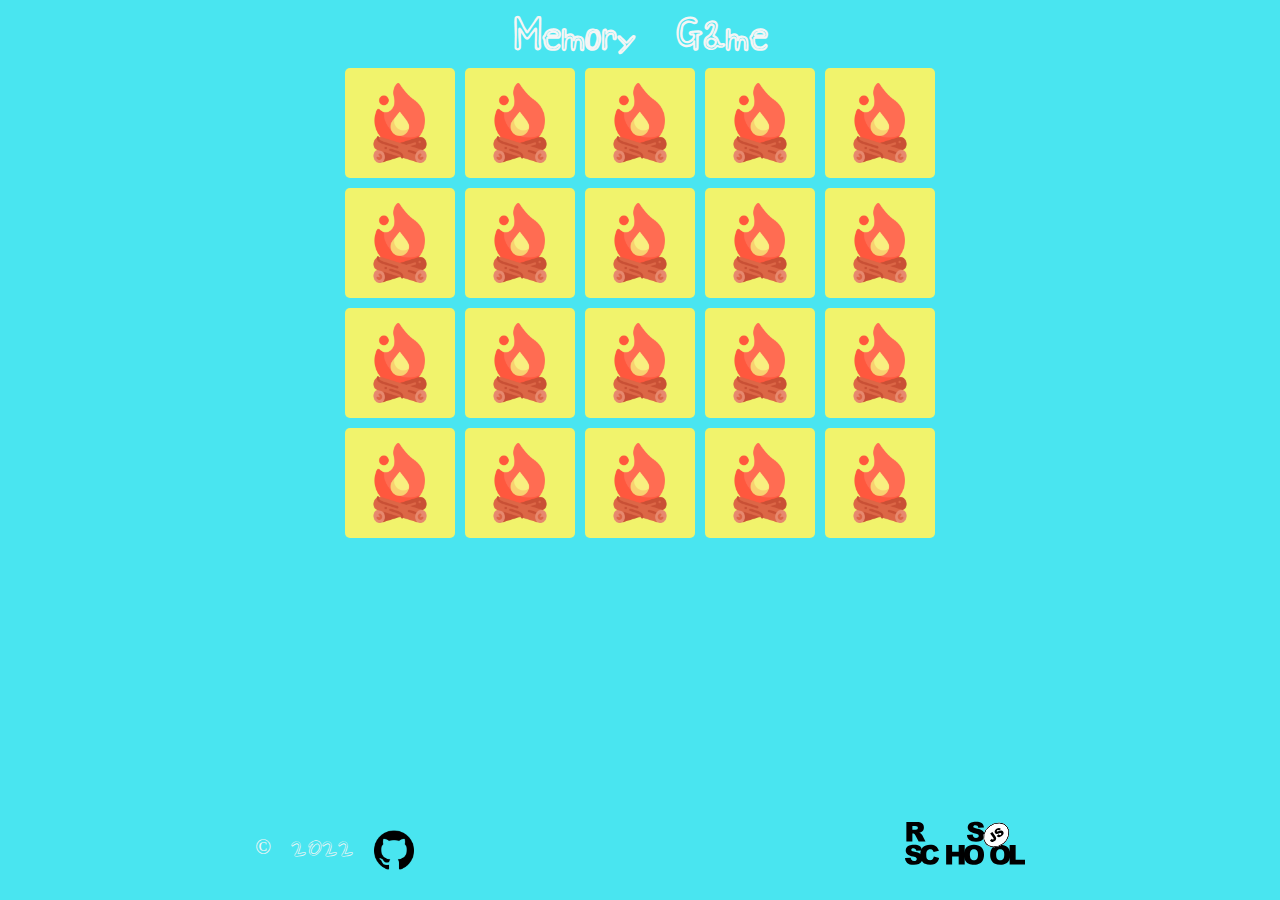
<file: memory-game/index.html>
<!DOCTYPE html>
<html lang="en">
<head>
    <meta charset="UTF-8">
    <meta http-equiv="X-UA-Compatible" content="IE=edge">
    <meta name="viewport" content="width=device-width, initial-scale=1.0">
    <link rel="preconnect" href="https://fonts.googleapis.com">
    <link rel="preconnect" href="https://fonts.gstatic.com" crossorigin>
    <link href="https://fonts.googleapis.com/css2?family=Comfortaa:wght@500&family=Inter:wght@400;700&family=Lato&family=Merriweather:wght@700&family=Roboto:wght@100;300;500&family=Shizuru&display=swap" rel="stylesheet">
    <link rel="stylesheet" href="style.css">
    <title>memory-game</title>
</head>
<body>
    <header class="container header_container">
        <h1 class="header-title">Memory Game</h1>
    </header>
    <main class="container main_container">
        <div class="memory_game">
            <div class="memory_card" data-card="bear">
                <img class="front-face" src="./assets/img/bear.png">
                <img class="back-face" src="./assets/img/bonfire.png">
            </div>
            <div class="memory_card" data-card="bear">
                <img class="front-face" src="./assets/img/bear.png">
                <img class="back-face" src="./assets/img/bonfire.png">
            </div>
            <div class="memory_card" data-card="fox">
                <img class="front-face" src="./assets/img/fox.png">
                <img class="back-face" src="./assets/img/bonfire.png">
            </div>
            <div class="memory_card" data-card="fox">
                <img class="front-face" src="./assets/img/fox.png">
                <img class="back-face" src="./assets/img/bonfire.png">
            </div>
            <div class="memory_card" data-card="hedgehog">
                <img class="front-face" src="./assets/img/hedgehog.png">
                <img class="back-face" src="./assets/img/bonfire.png">
            </div>
            <div class="memory_card" data-card="hedgehog">
                <img class="front-face" src="./assets/img/hedgehog.png">
                <img class="back-face" src="./assets/img/bonfire.png">
            </div>
            <div class="memory_card" data-card="moose">
                <img class="front-face" src="./assets/img/moose.png">
                <img class="back-face" src="./assets/img/bonfire.png">
            </div>
            <div class="memory_card" data-card="moose">
                <img class="front-face" src="./assets/img/moose.png">
                <img class="back-face" src="./assets/img/bonfire.png">
            </div>
            <div class="memory_card" data-card="penguin">
                <img class="front-face" src="./assets/img/penguin.png">
                <img class="back-face" src="./assets/img/bonfire.png">
            </div>
            <div class="memory_card" data-card="penguin">
                <img class="front-face" src="./assets/img/penguin.png">
                <img class="back-face" src="./assets/img/bonfire.png">
            </div>
            <div class="memory_card" data-card="robin">
                <img class="front-face" src="./assets/img/robin.png">
                <img class="back-face" src="./assets/img/bonfire.png">
            </div>
            <div class="memory_card" data-card="robin">
                <img class="front-face" src="./assets/img/robin.png">
                <img class="back-face" src="./assets/img/bonfire.png">
            </div>
            <div class="memory_card" data-card="whitebear">
                <img class="front-face" src="./assets/img/bear2.png">
                <img class="back-face" src="./assets/img/bonfire.png">
            </div>
            <div class="memory_card" data-card="whitebear">
                <img class="front-face" src="./assets/img/bear2.png">
                <img class="back-face" src="./assets/img/bonfire.png">
            </div>
            <div class="memory_card" data-card="bearhat">
                <img class="front-face" src="./assets/img/bear3.png">
                <img class="back-face" src="./assets/img/bonfire.png">
            </div>
            <div class="memory_card" data-card="bearhat">
                <img class="front-face" src="./assets/img/bear3.png">
                <img class="back-face" src="./assets/img/bonfire.png">
            </div>
            <div class="memory_card" data-card="deer">
                <img class="front-face" src="./assets/img/deer.png">
                <img class="back-face" src="./assets/img/bonfire.png">
            </div>
            <div class="memory_card" data-card="deer">
                <img class="front-face" src="./assets/img/deer.png">
                <img class="back-face" src="./assets/img/bonfire.png">
            </div>
            <div class="memory_card" data-card="mouse">
                <img class="front-face" src="./assets/img/mouse.png">
                <img class="back-face" src="./assets/img/bonfire.png">
            </div>
            <div class="memory_card" data-card="mouse">
                <img class="front-face" src="./assets/img/mouse.png">
                <img class="back-face" src="./assets/img/bonfire.png">
            </div>
        </div>
    </main>
    <footer class="container footer_container">
        <div class="footer_data">
          <p class="copyright">©</p>
          <p class="year">2022</p>
          <a class="github" href="https://github.com/tat969"></a>
        </div>
        <a class="rss-logo" href="https://rs.school/js-stage0/"></a>
      </footer>
      <script src="script.js"></script>
</body>
</html>
</file>
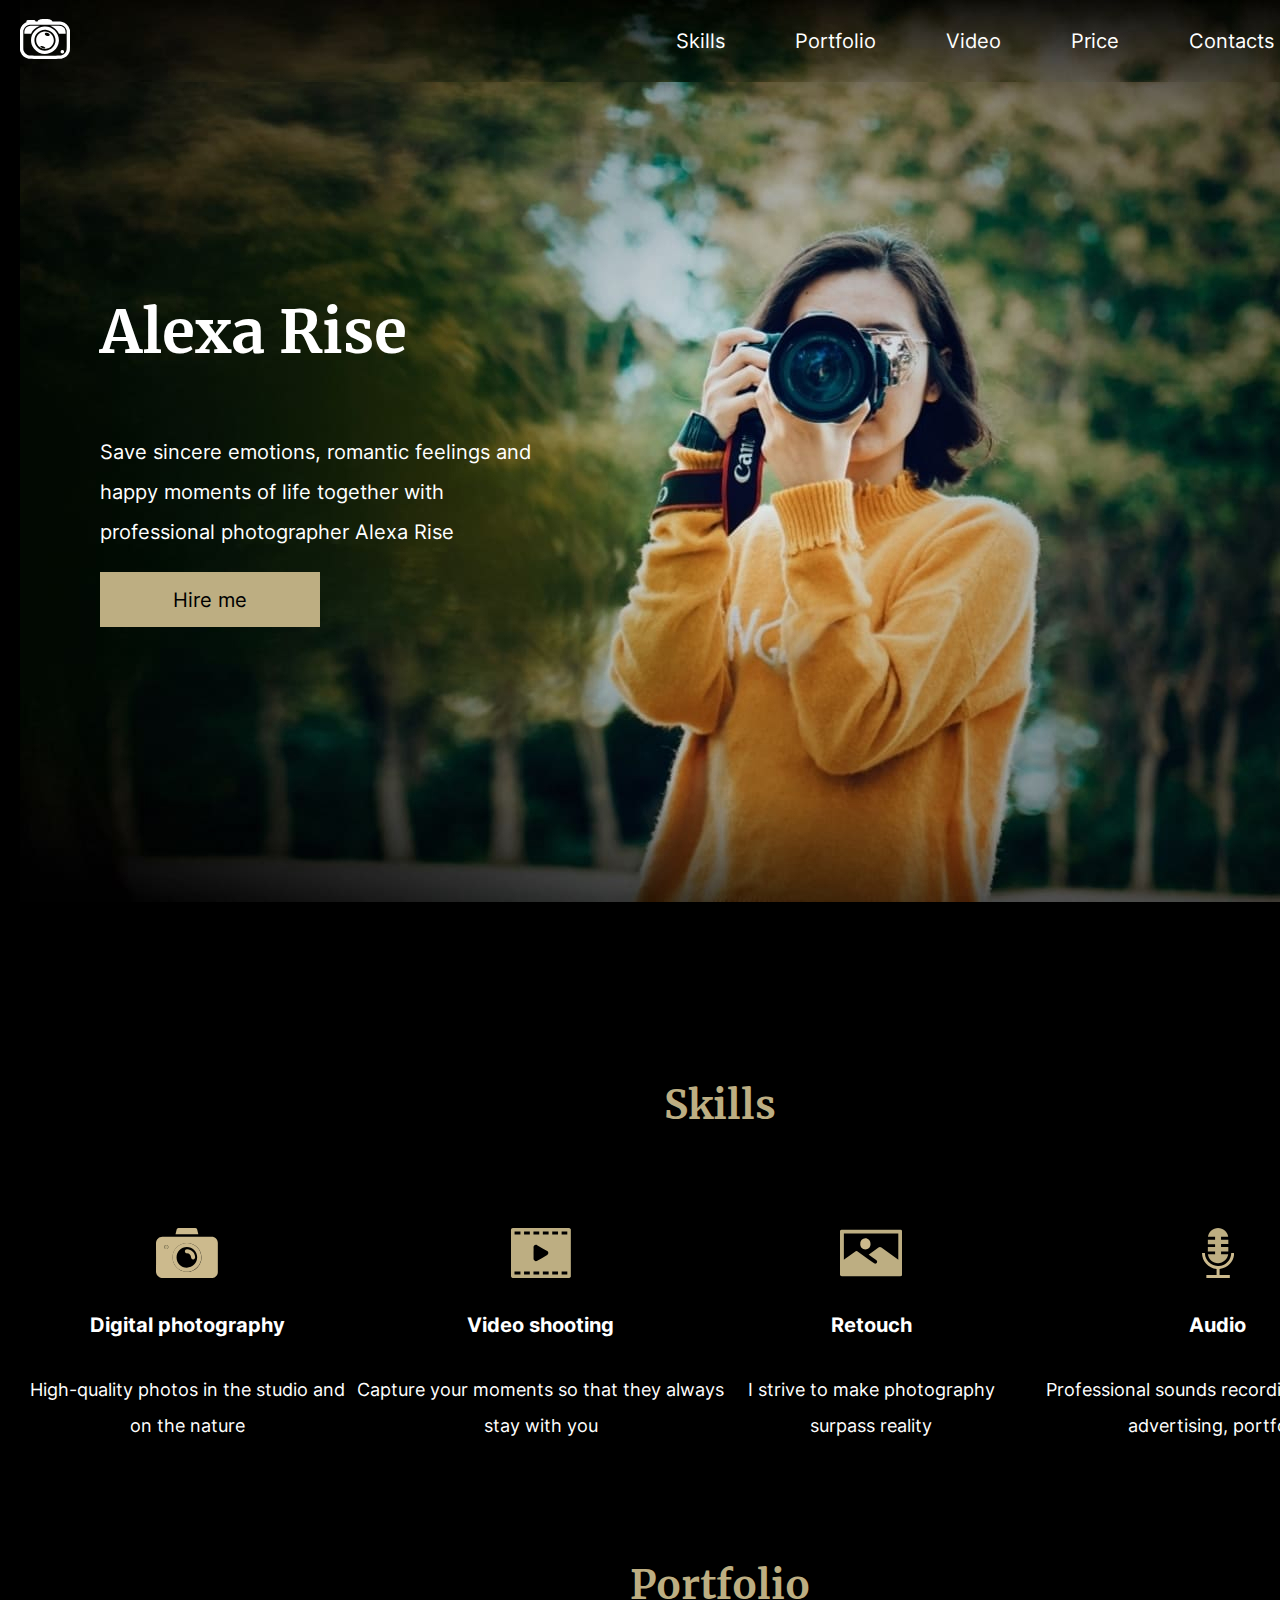
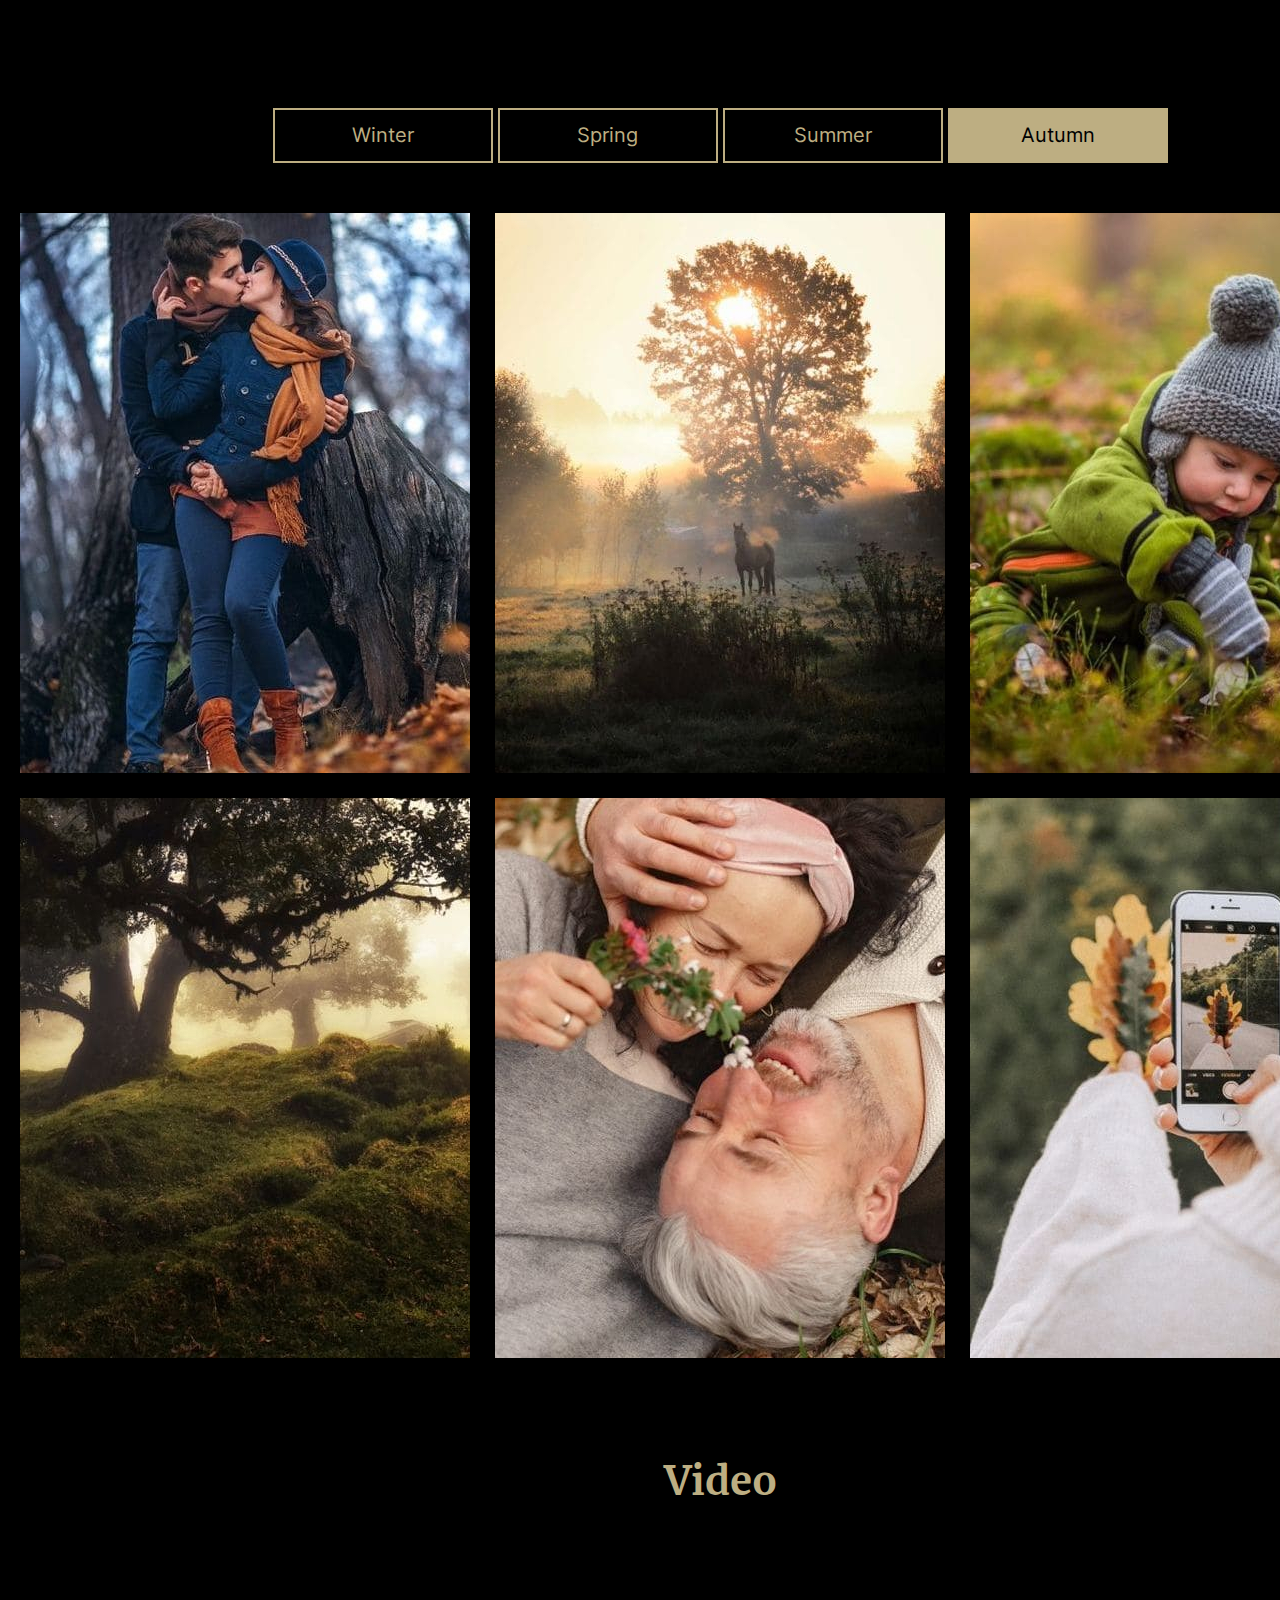
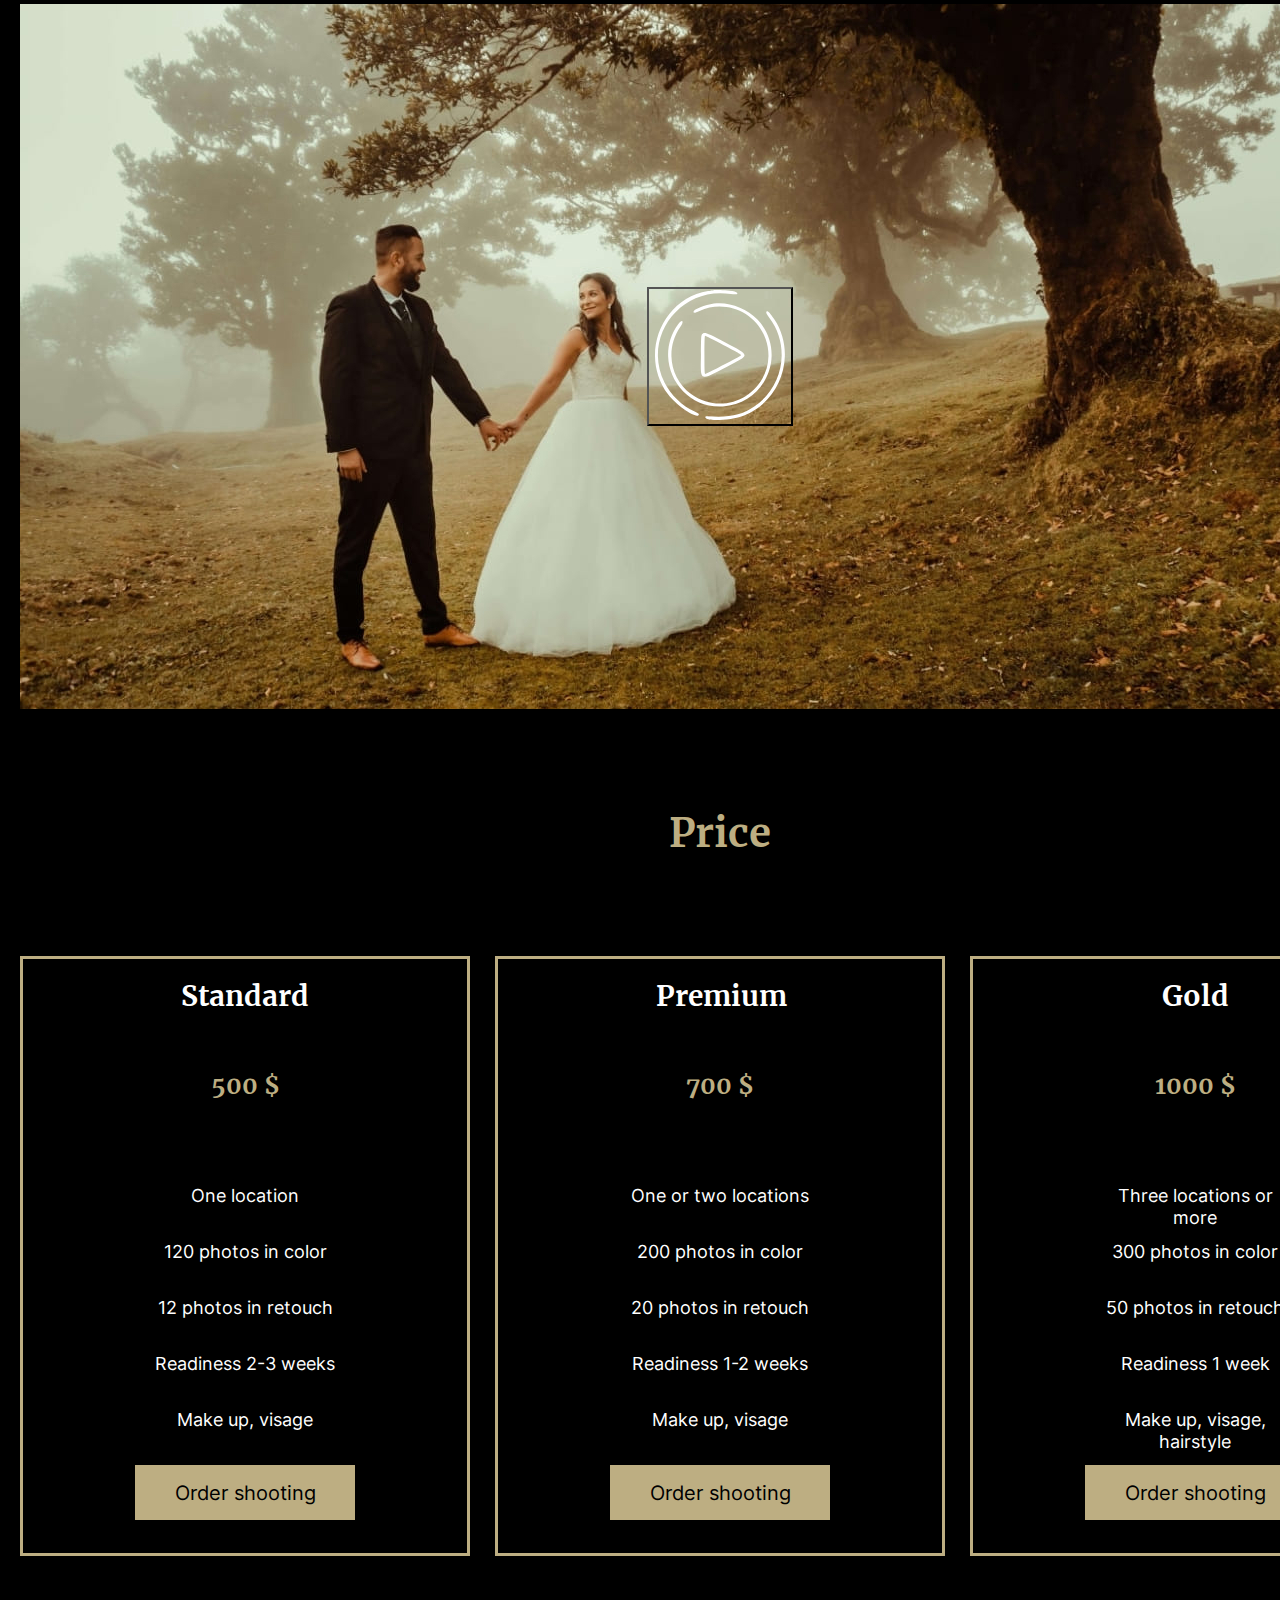
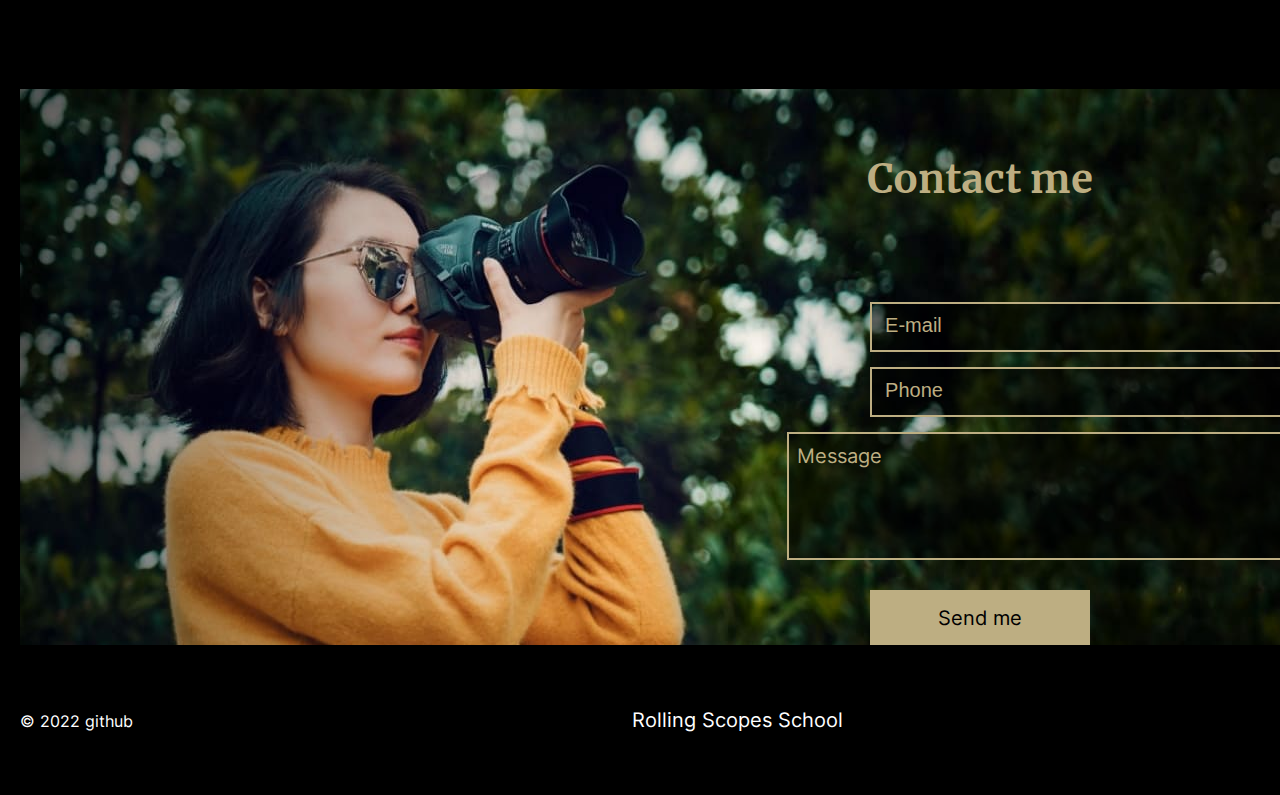
<file: portfolio/index.html>
<!DOCTYPE html>
<html lang="en">
<head>
    <meta charset="UTF-8">
    <meta http-equiv="X-UA-Compatible" content="IE=edge">
    <meta name="viewport" content="width=device-width, initial-scale=1.0">
    <title>portfolio</title>
    <link rel="icon" href="./assets/svg/favicon.ico">
    <link rel="stylesheet" href="style.css">
</head>
<body>
    
        <header class="header">
            <div class="container">
                <div class="header-container">
                    <div class="header-logo">
                        <img src="./assets/svg/header-logo.svg" alt="logo">
                    </div>
                    
                    <nav class="nav">
                        <ul class="nav-list">
                            <li class="nav-item"><a href="#skills-link" class="nav-link">Skills</a></li>
                            <li class="nav-item"><a href="#portfolio" class="nav-link">Portfolio</a></li>
                            <li class="nav-item"><a href="#video" class="nav-link">Video</a></li>
                            <li class="nav-item"><a href="#price" class="nav-link">Price</a></li>
                            <li class="nav-item"><a href="#contacts" class="nav-link">Contacts</a></li>
                        </ul>
                    </nav>
                    
                        <div class="lang-button">
                            <span class="en-button">en</span>
                            <span class="transition">/</span>
                            <span class="ru-button">ru</span>
                        </div>
                    
                </div>
                
            </div>
    </header>
    <main class="main">
        <div class="container">
            <div class="main-container">
                <section id="hero" class="section">
                    <div class="hero-container">
                        <div class="hero-section">
                            <h1 class="hero-title">Alexa Rise</h1>
                            <p class="hero-text">
                             
                                Save sincere emotions, romantic feelings and <br>
                                happy moments of life together with <br>
                                professional photographer Alexa Rise
                              
                            </p>
                            <button class="gold-button">
                                <span class="button-title">Hire me</span>
                            </button>
                        </div>
                    </div>
                </section>
                <section id="skills" class="section">
                    <div class="line-title">
                        <h2 class="section-title"><a id="skills-link">Skills</a></h2>
                    </div>
                    <div class="skill-items">
                       <div class="skill-item">
                           <h4 class="skill-title">Digital photography</h4>
                           <p class="skill-text">High-quality photos in the studio and on the nature</p>
                       </div>
                       <div class="skill-item">
                           <h4 class="skill-title">Video shooting</h4>
                           <p class="skill-text">Capture your moments so that they always stay with you</p>
                       </div>
                       <div class="skill-item">
                        <h4 class="skill-title">Retouch</h4>
                        <p class="skill-text">I strive to make photography surpass reality</p>
                       </div>
                       <div class="skill-item">
                        <h4 class="skill-title">Audio</h4>
                        <p class="skill-text">Professional sounds recording for video, advertising, portfolio</p>
                       </div>
                    </div>
                </section>
                <section id="portfolio" class="section">
                    <div class="line-title">
                        <h2 class="section-title">Portfolio</h2>
                    </div>
                    <div class="portfolio-button">
                        <button class="black-button"><span class="portfolio-title">Winter</span></button>
                        <button class="black-button"><span class="portfolio-title">Spring</span></button>
                        <button class="black-button"><span class="portfolio-title">Summer</span></button>
                        <button class="gold-button"><span class="gold-title">Autumn</span></button>
                    </div>
                    <div class="portfolio-gallery">
                        <img src="./assets/img/portfolio-img1.jpg" alt="romantic" class="portfolio-image">
                        <img src="./assets/img/portfolio-img2.jpg" alt="nature"  class="portfolio-image">
                        <img src="./assets/img/portfolio-img3.jpg" alt="child"  class="portfolio-image">
                        <img src="./assets/img/portfolio-img4.jpg" alt="forest"  class="portfolio-image">
                        <img src="./assets/img/portfolio-img5.jpg" alt="couple"  class="portfolio-image">
                        <img src="./assets/img/portfolio-img6.jpg" alt="beauty"  class="portfolio-image">
                    </div>
                </section>
                <section class="section" id="video">
                    <div class="line-title">
                        <h2 class="section-title">Video</h2>
                    </div>
                <div class="video-player">
                        <img src="./assets/img/video-player.jpg" alt="video" class="player-foto">
                        <button class="video-button"><img src="./assets/svg/Play_hover.svg" alt="play button"></button>
                    </div>
                </section>
                <section class="section" id="price">
                    <div class="line-title">
                        <h2 class="section-title">Price</h2>
                    </div>
                    <div class="price">
                        <div class="standard-price">
                            <h4 class="price-title">Standard</h4>
                            <h4 class="price-to-price">500 $</h4>
                            <span class="price-text">One location</span>
                            <span class="price-text">120 photos in color</span>
                            <span class="price-text">12 photos in retouch</span>
                            <span class="price-text">Readiness 2-3 weeks</span>
                            <span class="price-text">Make up, visage</span>
                            <button class="gold-button"><span class="gold-title">Order shooting</span></button>
                        </div>
                        <div class="premium-price">
                            <h4 class="price-title">Premium</h4>
                            <h4 class="price-to-price">700 $</h4>
                            <span class="price-text">One or two locations</span>
                            <span class="price-text">200 photos in color</span>
                            <span class="price-text">20 photos in retouch</span>
                            <span class="price-text">Readiness 1-2 weeks</span>
                            <span class="price-text">Make up, visage</span>
                            <button class="gold-button"><span class="gold-title">Order shooting</span></button>
                        </div>
                        <div class="gold-price">
                            <h4 class="price-title">Gold</h4>
                            <h4 class="price-to-price">1000 $</h4>
                            <span class="price-text">Three locations or more</span>
                            <span class="price-text">300 photos in color</span>
                            <span class="price-text">50 photos in retouch</span>
                            <span class="price-text">Readiness 1 week</span>
                            <span class="price-text">Make up, visage, hairstyle</span>
                            <button class="gold-button"><span class="gold-title">Order shooting</span></button>
                        </div>
                    </div>
                </section>
                <section class="section" id="contacts">
                    <div class="contacts-container">
                        <div class="contacts-title">
                            <h2 class="section-title"><span class="footer-title">Contact me</span></h2>
                        </div>
                        <div class="contacts-data">
                            <input type="email" placeholder="  E-mail" class="mail">
                            <input type="tel" placeholder="  Phone" class="mail">
                            <textarea placeholder=" Message" cols="39" rows="3" name="textarea" id="textarea" ></textarea>
                        </div>
                        <div class="button-contacts">
                            <button class="gold-button"><span class="gold-title">Send me</span></button>
                        </div>
                    </div>
                </section>
            </div>
        </div>
    </main>
    <footer class="footer">
        <div class="container">
            <div class="footer-container">

                <div class="footer-data">
                    <span class="copyright">©</span>
                    <span class="year">2022</span>
                    <span class="github">github</span>
                </div>
                
                <div class="rsschool">Rolling Scopes School</div>
                
                <div class="social-list">
                    <span class="insta"><img src="./assets/svg/insta.svg" alt="instagram"></span>
                    <span class="facebook"><img src="./assets/svg/facebook.svg" alt="facebook"></span>
                   <span class="twitter"><img src="./assets/svg/twitter.svg" alt="twitter"></span>
                   <span class="pinterest"><img src="./assets/svg/pinterest.svg" alt="pinterest"></span>
                </div>
                
          </div>
      </div>
  </footer>
  <script src="index.js"></script> 
</body>
</html>
</file>
<file: memory-game/style.css>
* {
    box-sizing: border-box;
    margin: 0;
    padding: 0;
}

html, body {
   min-height: 100vh;
    margin: 0 auto;

}

body {
    display: flex;
    flex-direction: column;
    font-family: 'Shizuru', cursive;
    font-size: 20px;
    color: whitesmoke;
    background-color: rgb(73, 229, 240);
    margin-left: 10px;
    margin-right: 10px;
    overflow: hidden;
}

.container {
    max-width: 1440px;
    margin: 0 auto;
   
}

.header-title {
    text-align: center;
    cursor: pointer;
}

.header-title:hover {
    color: blueviolet;
    transition: 0.5s;
}
.main_container {
    flex-grow: 1;
    margin-top: 5px;

   
}
.memory_game {
    width: 600px;
    height: 480px;
    margin: 0 auto;
    display: flex;
    flex-wrap: wrap;
    margin-bottom: 5px
    
}


.memory_card {
    flex: 0 1  calc(100%/4 - 20px*2);
    margin: 5px;
    position: relative;
    transform: scale(1);
    transform-style: preserve-3d;
    transition: 0.5s;
    cursor: pointer;
}
.memory_card.flip{
    transform: rotateY(180deg);
}

.memory_card:active {
    transform: scale(0.95);
    transition: 0.4s;
}

.front-face,
.back-face {
    width: 100%;
    height: 100%;
    padding: 15px;
    position: absolute;
    border-radius: 5px;
    background: #f1f36c;
    backface-visibility: hidden;
  }
.front-face {
    transform: rotateY(180deg);
}

.footer_container{
    width: 100%;
    flex-grow: 0;
    display:flex;
    justify-content: space-around;
    align-items: center;
    margin: 0 auto;   
    
}
.footer_data {
    display: flex;
    flex-direction: row;
    color: var(--color-white);
    font-size: 21px;
    gap: 20px;
    
}

.github {
    height: 40px;
    width: 40px;
    background-image: url('./assets/img/github-logo.png');
    background-size: cover;
    cursor: pointer;
    text-decoration: none;
   
    
}

.github:hover {
    filter: invert(25%) sepia(93%) saturate(1904%) hue-rotate(343deg) brightness(101%) contrast(92%);
    transition: 0.3s;
}

.rss-logo {
    width: 120px;
    height: 80px;
    background-image: url('./assets/svg/rss.svg');
    background-size: contain;
    background-repeat: no-repeat;
    margin-top: 20px;

    
}

.rss-logo:hover {
    filter: invert(25%) sepia(93%) saturate(1904%) hue-rotate(343deg) brightness(101%) contrast(92%);
    transition: 0.3s;

}
</file>
<file: portfolio/style.css>
:root {
    --color-gold: #bdae82;
    --color-black: #000;
    --color-white: #fff;
    --font1: 60px;
    --font2: 40px;
  
}

@font-face {
    font-family: Merriweather;
    src: url(assets/fonts/Merriweather/Merriweather-Bold.ttf);
}

@font-face {
    font-family: Inter;
    src: url(assets/fonts/Inter/Inter-VariableFont_slnt\,wght.ttf);
    font-weight: 400;
}

@font-face {
    font-family: Inter;
    src: url(assets/fonts/Inter/Inter-VariableFont_slnt\,wght.ttf);
    font-weight: 700;
}

* {
    box-sizing: border-box;
}

html {
    scroll-behavior: smooth;
}

body {
    display: flex;
    flex-direction: column;
    justify-content: space-between;
    min-height:  100vh;
    font-family: Inter;
    font-size: 16px;
    line-height: 1.2;
    margin: 0px;
    padding: 0px;
    background-color: black;
    height: 100%;
    
    
}

.header-container {
    display: flex;
    flex-wrap: nowrap;
    align-items: center;
    justify-content: space-between;
    background: url("./assets/img/bg.jpg");
    background-repeat: no-repeat;
    background-position: center 0;

}

.header-logo {
    left: 0%;
    right: 0%;
    top: 10%;
    bottom: 10%;
}


.nav-list { 
    display: flex;
    justify-content: flex-end;
    align-items: baseline;
    list-style: none;
    margin-left: 510px;
    
}

.nav-item {
    margin-right: 30px;
    

}

.nav-link {
    padding: 0 20px;
    line-height: 50px;
    text-decoration: none;
    color: #fff;
    font-family: Inter;
    font-size: 20px;
    font-style: normal;
    font-weight: 400;
    letter-spacing: 0em;
    text-align: left;

}



.container {
    width: 1440px; 
    margin: 0 auto;
    padding: 0 20px;
 }

.lang-button {
    font-family: inherit;
    cursor: pointer;
    left: 93.75%;
    right: 1.39%;
    top: 20px;
    border: 0px;
    padding: 0px;
    background-color: transparent;
    outline: none;
    
}

.en-button {
    color:var(--color-gold);
    font-family: Inter;
    font-size: 20px;
    font-style: normal;
    font-weight: 700;
    line-height: 50px;
    letter-spacing: 0em;
    text-align: center;

}

.ru-button {
    font-family: Inter;
    font-size: 20px;
    font-style: normal;
    font-weight: 700;
    line-height: 50px;
    letter-spacing: 0em;
    text-align: center;
    color:#fff;

}
.gold-button {
    height: 55px;
    width: 220px;
    left: 0px;
    top: 275px;
    border-radius: 0px;
    background: #BDAE82;
    border: 0px;
    padding: 0px;
    outline: none;
}
.button-title {
    font-family: Inter;
    font-size: 20px;
    font-style: normal;
    font-weight: 400;
    line-height: 40px;
    letter-spacing: 0em;
    text-align: center;
    color: #000;

}
.transition {
    color: #fff;
}

.hero-container {
     background-image: url("./assets/img/bg.jpg");
     background-position: center -90px;
     background-repeat: no-repeat;
     min-height: 100vh;
       
 }

 .hero-section {
     align:left;
     padding-top: 150px;
     padding-left: 80px;
 }
.hero-title {
    height: 120px;
    left: 0%;
    right: 0%;
    top: 0%;
    color: white;
    align: center;
    font-family: Merriweather;
    font-style: normal;
    font-weight: bold;
    font-size: 60px;
    line-height: 120px;
 }

.hero-text {
    height: 120px;
    right: 6%;
    top: 130px;
    
    font-family: Inter;
    font-style: normal;
    font-weight: normal;
    font-size: 20px;
    line-height: 40px;
    color: #fff;
}
 

.section-title {
    font-family: Merriweather;
    color: #BDAE82;
    font-size: 40px;
    font-style: normal;
    font-weight: 700;
    line-height: 80px;
    letter-spacing: 0em;
    text-align: center;
    padding-bottom: 50px;
    padding-top: 50px;
    text-align: center;

}




.skill-items {
    display: flex;
    justify-content: space-between;
    flex-wrap: no-wrap;
}

.skill-item {
    background-position: center top;
    padding-top: 50px;
    
    
}

.skill-item:nth-child(1) {
    background-image: url('./assets/svg/camera.svg');
    background-size: 62px 50px;
    background-repeat: no-repeat;
  }

.skill-item:nth-child(2) {
    background-image: url('./assets/svg/video.svg');
    background-size: 62px 50px;
    background-repeat: no-repeat;
}

.skill-item:nth-child(3) {
    background-image: url('./assets/svg/image.svg');
    background-size: 62px 50px;
    background-repeat: no-repeat;
    
}

.skill-item:nth-child(4) {
    background-image: url('./assets/svg/mic.svg');
    background-size: 62px 50px;
    background-repeat: no-repeat;
}

.skill-title {
    font-family: Inter;
    font-size: 20px;
    font-style: normal;
    font-weight: 700;
    line-height: 40px;
    letter-spacing: 0em;
    text-align: center;
    color: #fff;

}

.skill-text {
    font-family: Inter;
    font-size: 18px;
    font-style: normal;
    font-weight: 400;
    line-height: 36px;
    letter-spacing: 0em;
    text-align: center;
    color: #fff;

}

.portfolio-button {
    display: flex;
    justify-content: center;
    gap: 5px;
    padding-bottom: 50px;

}

.black-button {
    height: 55px;
    width: 220px;
    font-family: inherit;
    cursor: pointer;
    height: 55px;
    left: 0%;
    right: 0%;
    top: 0px;
    border: 2px solid #BDAE82;
    box-sizing: border-box;
    border-radius: 0px;
    background-color: transparent;
    outline: none;
}

.portfolio-title {
    font-family: Inter;
    font-size: 20px;
    font-style: normal;
    font-weight: 400;
    line-height: 40px;
    letter-spacing: 0em;
    text-align: center;
    color: #BDAE82;
    

}

.gold-title {
    font-family: Inter;
    font-size: 20px;
    font-style: normal;
    font-weight: 400;
    line-height: 40px;
    letter-spacing: 0em;
    text-align: center;

}

.portfolio-gallery {
    display: flex;
    flex-wrap: wrap;
    gap: 25px;
}

.portfolio-image {
    height: 560px;
    width: 450px;
    left: 950px;
    top: 585px;
    border-radius: 0px;

}

.video-player {
    position: relative;
    display: flex;
    justify-content: center;
    align-items: center;
}

.player-foto {
    height: 705px;
    width: 1400px;
    left: 20px;
    top: 240px;
    border-radius: 0px;

}

.video-button {
    position: absolute;
    border-radius: 0px;
    background-color: transparent;
    outline: none;
    cursor: pointer;
    
    

}

.price {
    display: flex;
    justify-content: space-between;
    align-items: center;
    padding-bottom: 100px;
    
}

.standard-price, .premium-price, .gold-price {
    display:flex;
    align-items: center;
    flex-direction: column;
    height: 600px;
    width: 450px;
    left: 0px;
    top: 0px;
    border: 3px solid #BDAE82;
    box-sizing: border-box;
    border-radius: 0px;
    gap: 20px;
    
    
}

.price-title {
    width: 128px;
    height: px;
    left: calc(50% - 128px/2);
    top: 4px;
    font-family: Merriweather;
    font-style: normal;
    font-weight: bold;
    font-size: 28px;
    line-height: 0.5px;
    text-align: center;
    color: #FFFFFF;
}

.price-to-price {
    width: 81px;
    height: 48px;
    left: calc(50% - 81px/2 - 0.5px);
    top: 119px;
    font-family: Merriweather;
    font-style: normal;
    font-weight: bold;
    font-size: 24px;
    line-height: 0.5px;
    text-align: center;
    color: #BDAE82;

}



.price-text {
    display: block;
    width: 203px;
    height: 36px;
    left: calc(50% - 203px/2 - 0.14px);
    top: 0px;
    font-family: Inter;
    font-style: normal;
    font-weight: normal;
    font-size: 18px;
    line-height:px;
    text-align: center;
    color: #FFFFFF;
    
}

.contacts-container {
    
    background-image: url("./assets/img/contacts.png");
    background-position: center center;
    
}

.contacts-data {
    display: flex;
    justify-content: flex-end;
    align-items: flex-end;
    flex-direction: column;
    padding-right: 100px;
    gap: 15px;
    
}

 ::placeholder {
     font-family: inherit;
     color: #bdae82;
     font-size: 20px;
     background-color: transparent;

 }

.mail {
    height: 50px;
    width: 450px;
    left: 970px;
    top: 180px;
    border-radius: 0px;
    background: #00000080;
    fill: rgba(0, 0, 0, 0.5);
    border: solid 2px #BDAE82;

}

.contacts-text {
    background: #00000080;
    background-size: auto 700px;
    position: center center;
    fill: rgba(0, 0, 0, 0.5);
    border: solid 2px #BDAE82;
}

textarea {
    font-family: Inter;
    font-size: 20px;
    font-style: normal;
    font-weight: 400;
    line-height: 40px;
    letter-spacing: 0em;
    text-align: left;
    background: #00000080;
    fill: rgba(0, 0, 0, 0.5);
    border: solid 2px #BDAE82;
    resize: none;

}



.button-contacts {
    text-align: end;
    padding-right: 330px;
    padding-top: 30px;
    cursor: pointer;
}

.footer-container {
    display: flex;
    justify-content:space-between;
    align-items: baseline;
    flex-wrap: wrap;
    height: 150px;
    width: 1440px;
    padding-top: 50px;
    border-radius: 0px;
    gap: 30px;

}

.footer-data {
    height: 50px;
    width: 182px;
    left: 20px;
    top: 50px;
    border-radius: 0px;
    color:  #FFFFFF;
    

}
 
.rsschool {
    height: 50px;
width: 211px;
left: 615px;
top: 50px;
border-radius: nullpx;
color: #FFFFFF;
font-family: Inter;
font-size: 20px;
font-style: normal;
font-weight: 400;
line-height: 50px;
letter-spacing: 0em;
text-align: left;


}

.social-list {
    height: 50px;
    width: 188px;
    left: 1232px;
    top: 50px;
    border-radius: 0px;
    color: #fff;
    padding-left: 50px;
    
}

.footer-title {
    padding-left: 520px;
}
</file>
